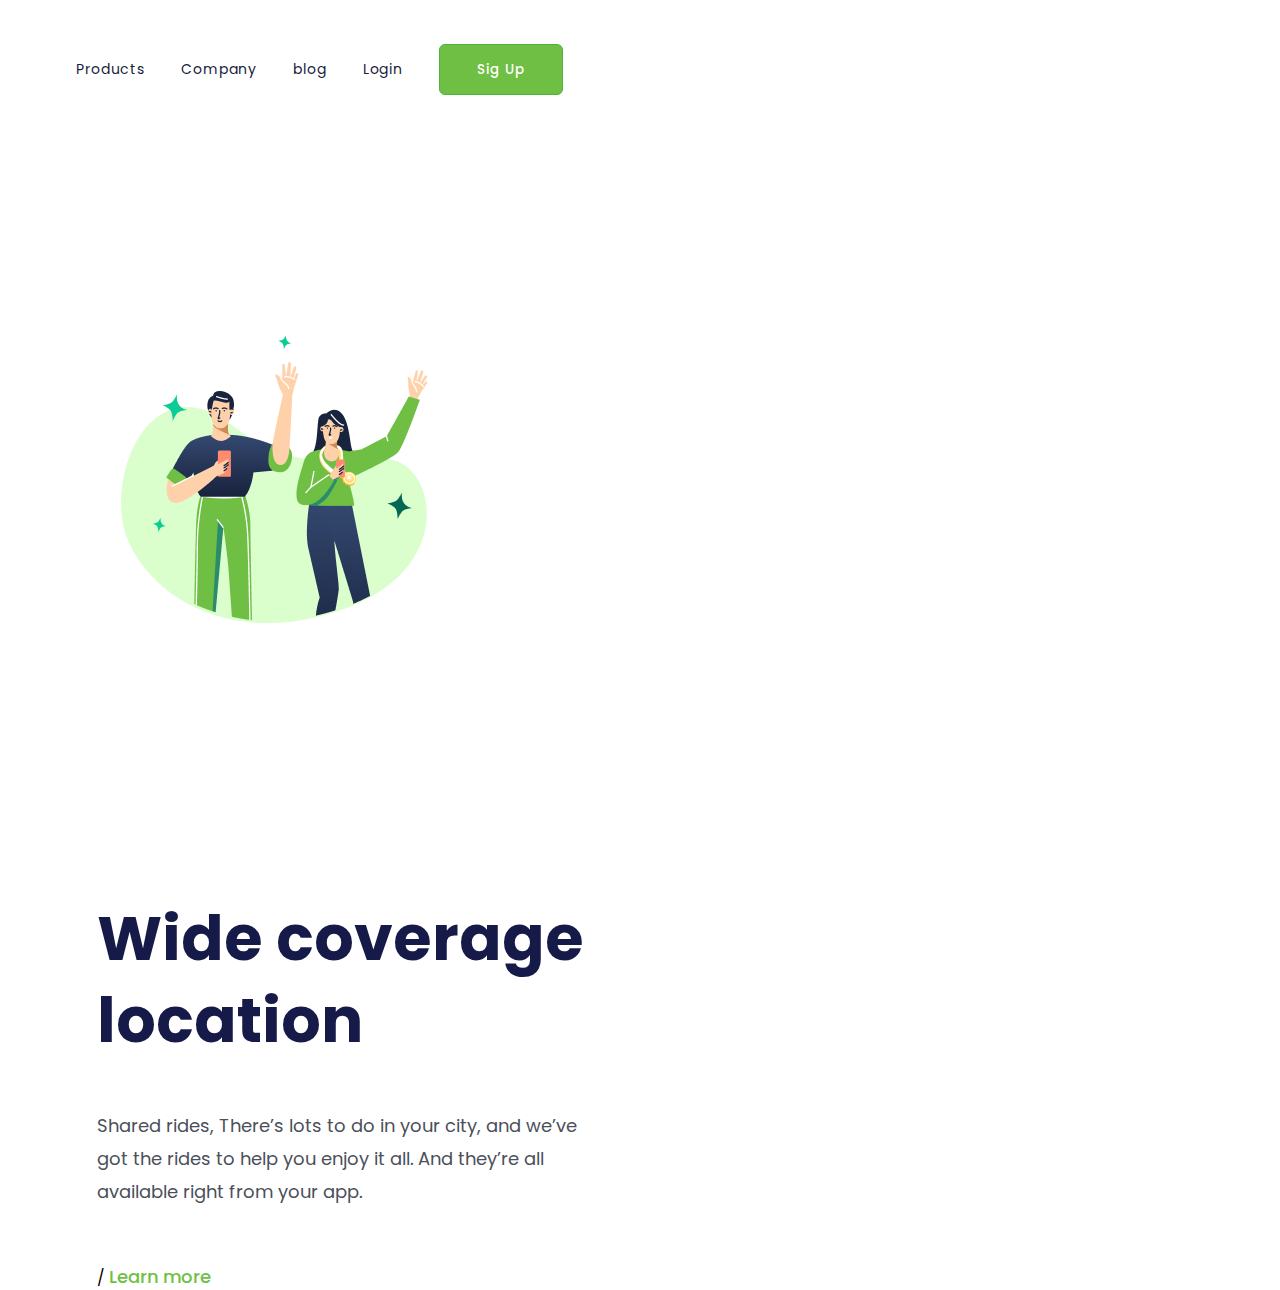
<file: index.html>
<!DOCTYPE html>
<html lang="pt-br">
<head>
    <meta charset="UTF-8">
    <meta name="viewport" content="width=device-width, initial-scale=1.0">
    <link rel="stylesheet" href="./styles.css">
    <title>Wide coverage location</title>
    <link rel="preconnect" href="https://fonts.googleapis.com">
    <link rel="preconnect" href="https://fonts.gstatic.com" crossorigin>
    <link href="https://fonts.googleapis.com/css2?family=Poppins:wght@400;500;700&display=swap" rel="stylesheet">

</head>
<body>
   <div class="container">
          <header>
            <a class="link-header">Products</a>
            <a class="link-header">Company</a>
            <a class="link-header">blog</a>
            <a class="link-header">Login</a>
    
            <button class="button-header">Sig Up</button>
          </header>
            <section class="container-down"><img src="./img/img.png" alt="wide-logo"></section>
              <section class="container-up">
                  <h1>Wide coverage location</h1>
                  <p>Shared rides, There’s lots to do in your city, and we’ve got the rides to help you enjoy it all. And they’re all available right from your app.</p>
                 / <a class="link">Learn more</a>
              </section>
   </div>
</body>
</html>
</file>
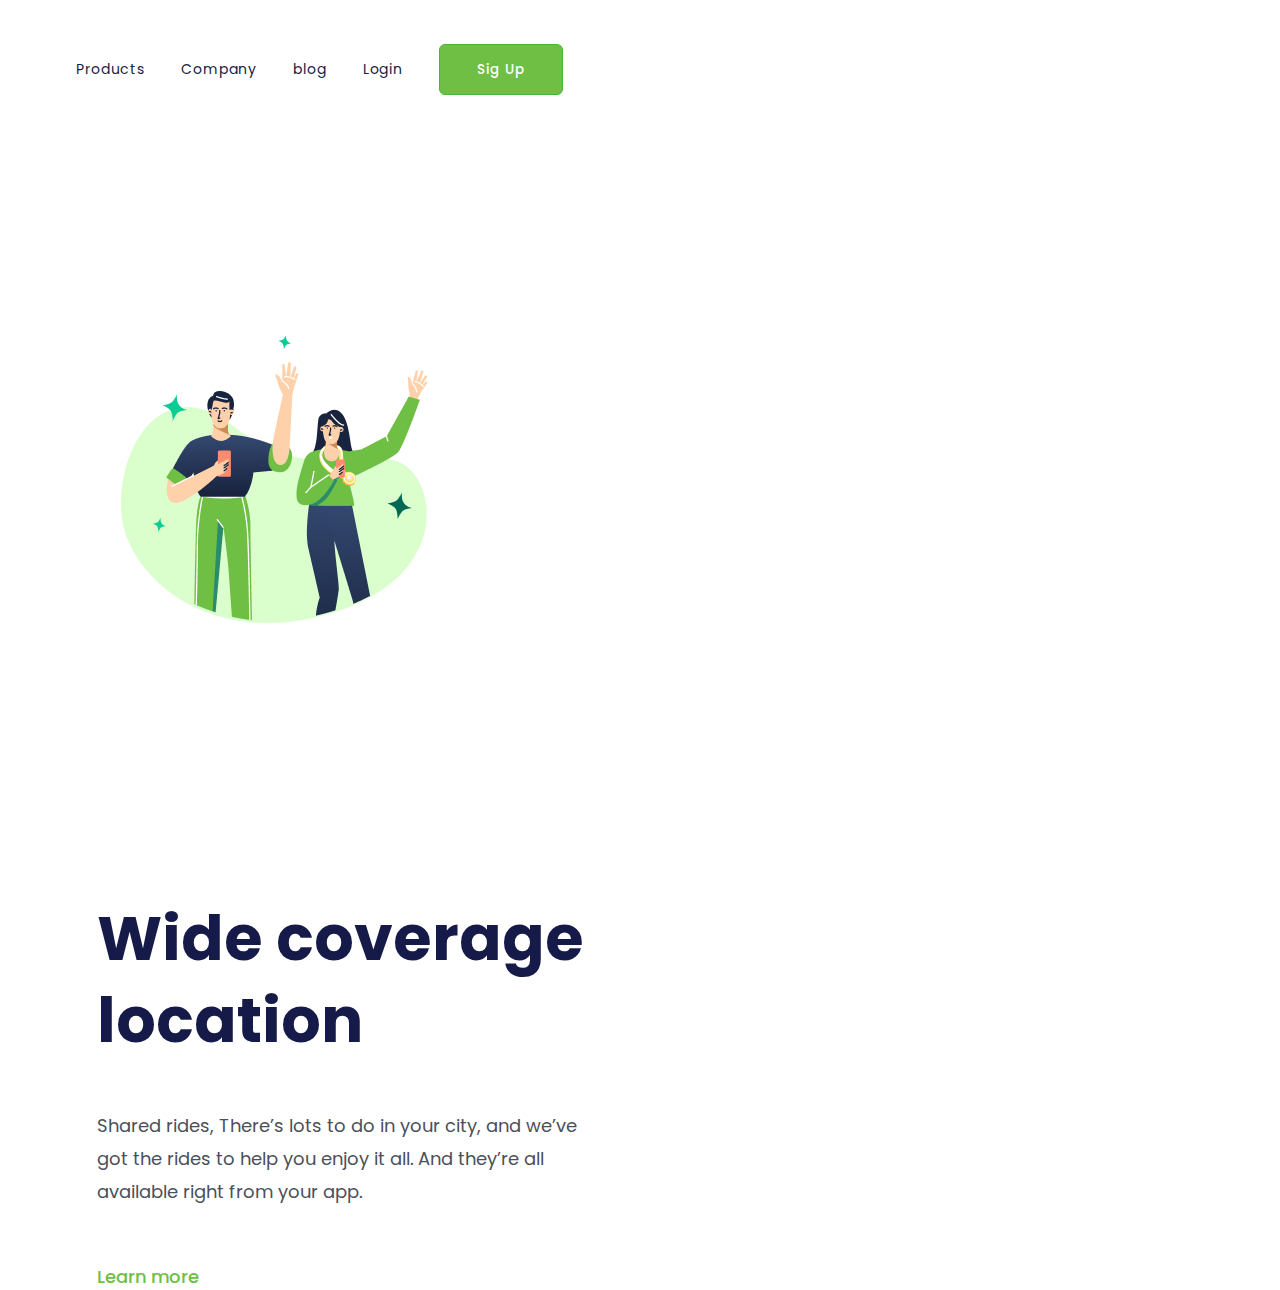
<file: Coverage/index.html>
<!DOCTYPE html>
<html lang="pt-br">
<head>
    <meta charset="UTF-8">
    <meta name="viewport" content="width=device-width, initial-scale=1.0">
    <link rel="stylesheet" href="./styles.css">
    <title>Wide coverage location</title>
    <link rel="preconnect" href="https://fonts.googleapis.com">
    <link rel="preconnect" href="https://fonts.gstatic.com" crossorigin>
    <link href="https://fonts.googleapis.com/css2?family=Poppins:wght@400;500;700&display=swap" rel="stylesheet">

</head>
<body>
   <div class="container">
          <header>
            <a class="link-header">Products</a>
            <a class="link-header">Company</a>
            <a class="link-header">blog</a>
            <a class="link-header">Login</a>
    
            <button class="button-header">Sig Up</button>
          </header>
            <section class="container-down"><img src="./img/img.png" alt="wide-logo"></section>
              <section class="container-up">
                  <h1>Wide coverage location</h1>
                  <p>Shared rides, There’s lots to do in your city, and we’ve got the rides to help you enjoy it all. And they’re all available right from your app.</p>
                  <a class="link">Learn more</a>
              </section>
   </div>
</body>
</html>
</file>
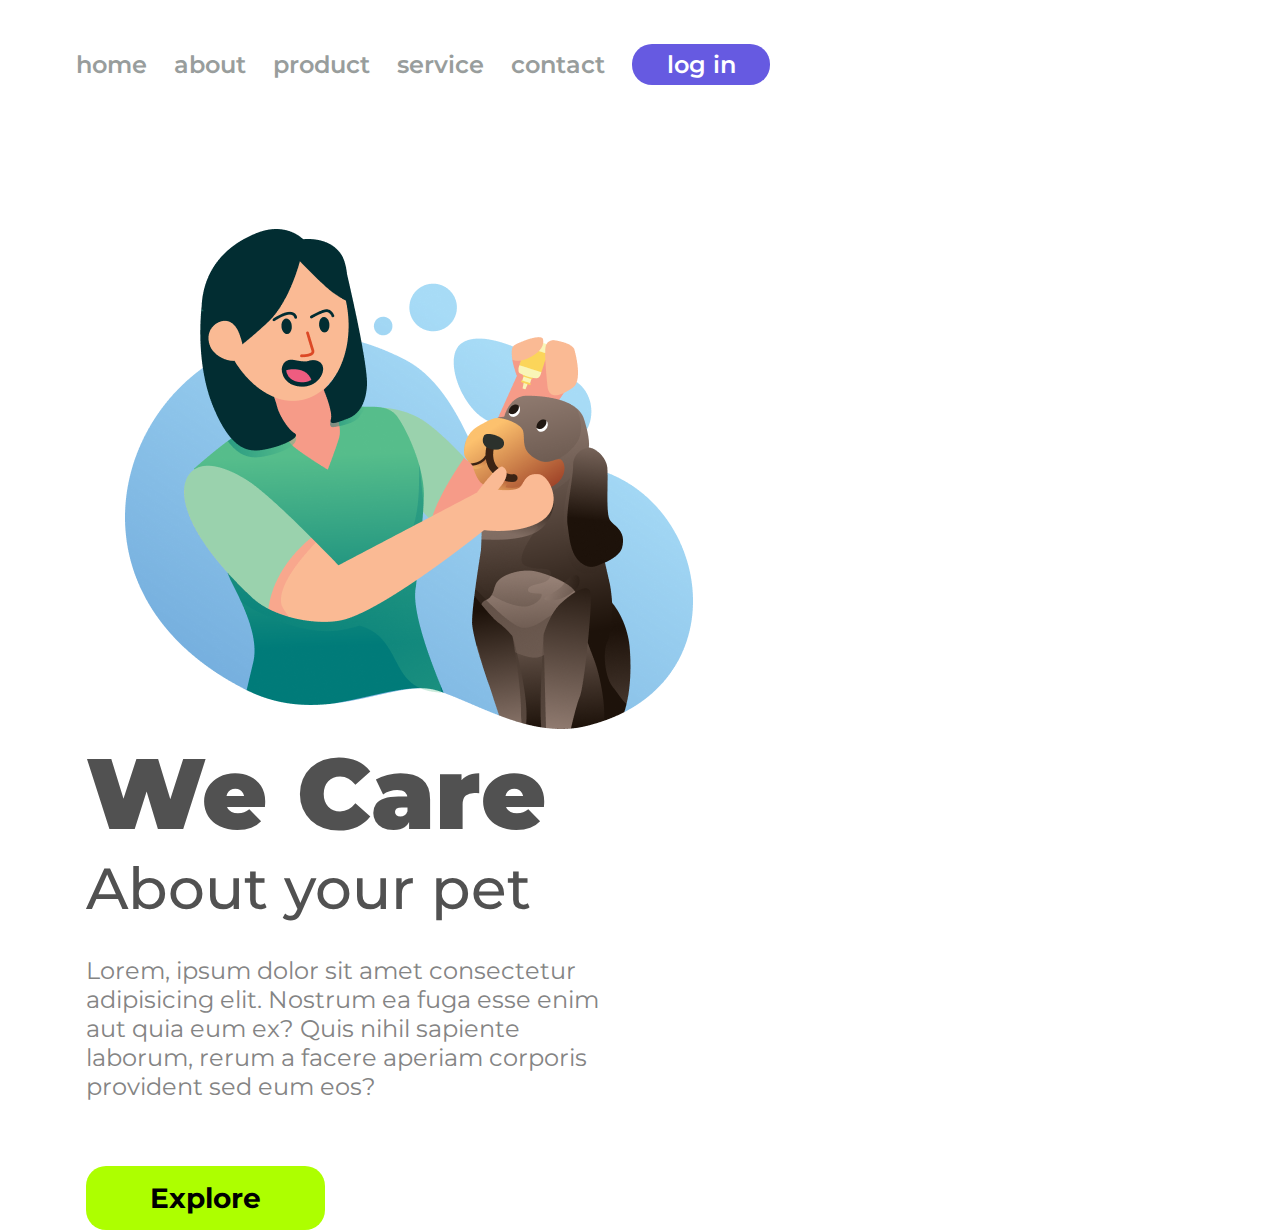
<file: HTML/index.html>
<!DOCTYPE html>
<html lang="pt-br">
    <head>
        <meta charset="UTF-8">
        <meta name="viewport" content="width=device-width, initial-scale=1.0">
        <link rel="stylesheet" href="styles.css">
        <title>We Care</title>
        <link rel="preconnect" href="https://fonts.googleapis.com">
        <link rel="preconnect" href="https://fonts.gstatic.com" crossorigin>
        <link href="https://fonts.googleapis.com/css2?family=Montserrat:ital,wght@0,100..900;1,100..900&display=swap" rel="stylesheet">
    </head>
        <body>
            <header>
                <a class="link-header">home</a>
                <a class="link-header">about</a>
                <a class="link-header">product</a>
                <a class="link-header">service</a>
                <a class="link-header">contact</a>
                <button class="button-header">log in</button>
            </header>

            <main>
                    <img src="./img/we-care.png" alt="we-care-logo" class="img-logo">
                    <div>
                        <h1>We Care</h1>
                        <h2>About your pet</h2>
                        <p>Lorem, ipsum dolor sit amet consectetur adipisicing elit. Nostrum ea fuga esse enim aut quia eum ex? Quis nihil sapiente laborum, rerum a facere aperiam corporis provident sed eum eos?</p>
                        <button class="button-main">Explore</button>
                    </div>
            </main>

        </body>
</html>
</file>
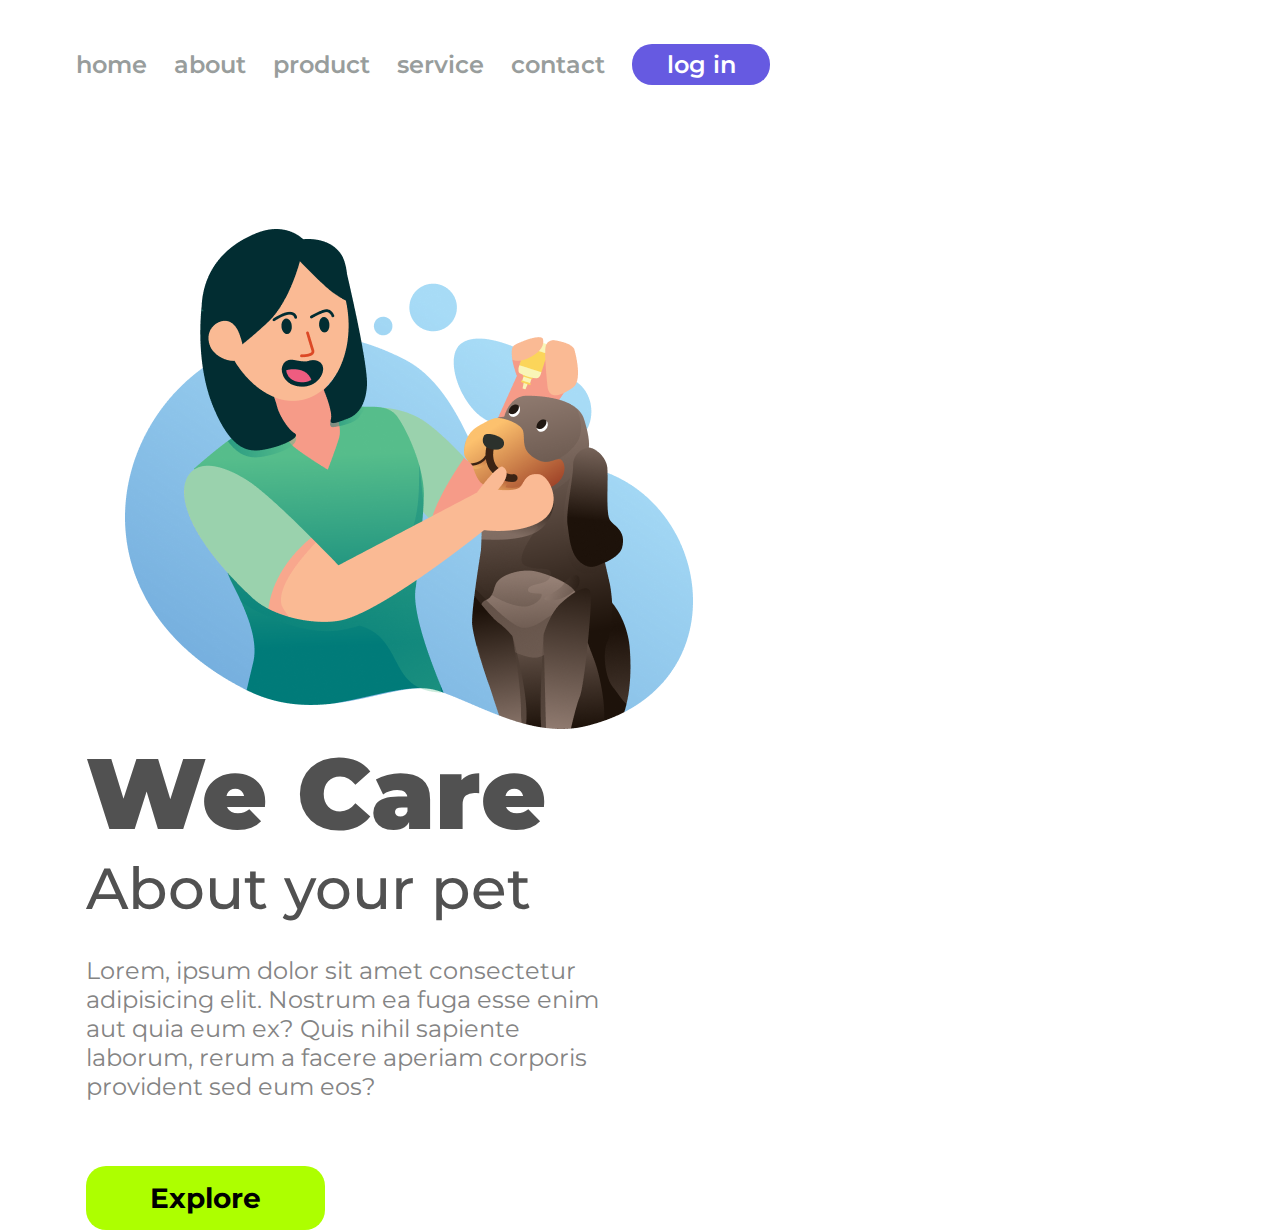
<file: HTML/projeto.html>
<!DOCTYPE html>
<html lang="pt-br">
    <head>
        <meta charset="UTF-8">
        <meta name="viewport" content="width=device-width, initial-scale=1.0">
        <link rel="stylesheet" href="styles.css">
        <title>We Care</title>
        <link rel="preconnect" href="https://fonts.googleapis.com">
        <link rel="preconnect" href="https://fonts.gstatic.com" crossorigin>
        <link href="https://fonts.googleapis.com/css2?family=Montserrat:ital,wght@0,100..900;1,100..900&display=swap" rel="stylesheet">
    </head>
        <body>
            <header>
                <a class="link-header">home</a>
                <a class="link-header">about</a>
                <a class="link-header">product</a>
                <a class="link-header">service</a>
                <a class="link-header">contact</a>
                <button class="button-header">log in</button>
            </header>

            <main>
                <img src="./img/we-care.png" alt="we-care-logo" class="img-logo">
                    <div>
                        <h1>We Care</h1>
                        <h2>About your pet</h2>
                        <p>Lorem, ipsum dolor sit amet consectetur adipisicing elit. Nostrum ea fuga esse enim aut quia eum ex? Quis nihil sapiente laborum, rerum a facere aperiam corporis provident sed eum eos?</p>
                        <button class="button-main">Explore</button>
                    </div>
            </main>

        </body>
</html>
</file>
<file: styles.css>
*{
    font-family: "Poppins", sans-serif;
padding: 0;
margin: 0;
box-sizing: border-box;
}

.container-down {
    width: 533.834px;
    height: 466.9px;
    margin-left: 121px;
    display: inline-block;
}

h1{ 
    width: 582px;
    font-weight: 700;
    line-height: 82px;
    font-size: 62px;
    color: #161A49;
}
p{
    color: #4B505A;
    font-size: 18px;
    font-weight: 400;
    line-height: 33px;
    width: 493px;
    margin-top: 47px;
    margin-bottom: 55px;
}

header {
 margin: 44px 0 144px 76px;
}

.link-header{
    font-size: 14px;
    font-weight: 400;
    line-height: normal;
    letter-spacing: 0.875px;
    color:#17223D;
    cursor: pointer;
    margin-right: 32px;
}
.button-header{
    color: #FFF;
    width: 124px;
    height: 51px;
    flex-shrink: 0;
    border-radius: 6px;
    border: 1px solid #4CB538;
    background: #6FBF44;
    font-weight: 500;
    line-height: normal;
    letter-spacing: 1px;
}

section{
    display: inline-block;
    margin-left: 96.83px;
    margin-top: 96px;
}

.link{
    font-weight: 500;
    line-height: normal;
    font-size: 18px;
    color: #6FBF44;
    cursor: pointer;
}

.container{
    height: 100vh;
    width: 100vw;
}

@media screen and (max-width: 900px){
   

    .container-down{
        width: 100%;
        height: 50%;
        padding: 0;
        display: block;
        position: fixed;
        margin:350px auto;

    }

   section{
        width: 100%;
        height: 50%;
        padding: 0;
        display: block;
        position: fixed;
        margin: auto;
   }

    img{
        position: static;
        display: block;
        margin: auto;
    }

    .link-header{
        display: none;
    }

    h1{
        width: 278px;
        font-size: 30px;
        font-weight: 700;
        text-align: center;
        line-height: 30px;
        margin: auto;
        margin-bottom: 26px;
        display: block;


    }

    p{
        width: 304px;
        font-size: 18px;
        font-weight: 400;
        line-height: 33px;
        text-align: center;
        margin: auto;
        margin-bottom: 26px
    }

    a{
        text-align: center;
        display: block;
        margin: 0 auto;
        margin-bottom: 77px;
    }

    .button-header{
        width: 91px;
        height: 31px;
        display: inline-block;
        position: sticky;
        margin: 17px 15px 76px 284px;
    }

    header{
        margin: auto;
    }
}
</file>
<file: Coverage/styles.css>
*{
    font-family: "Poppins", sans-serif;
padding: 0;
margin: 0;
box-sizing: border-box;
}

.container-down {
    width: 533.834px;
    height: 466.9px;
    margin-left: 121px;
    display: inline-block;
}

h1{ 
    width: 582px;
    font-weight: 700;
    line-height: 82px;
    font-size: 62px;
    color: #161A49;
}
p{
    color: #4B505A;
    font-size: 18px;
    font-weight: 400;
    line-height: 33px;
    width: 493px;
    margin-top: 47px;
    margin-bottom: 55px;
}

header {
 margin: 44px 0 144px 76px;
}

.link-header{
    font-size: 14px;
    font-weight: 400;
    line-height: normal;
    letter-spacing: 0.875px;
    color:#17223D;
    cursor: pointer;
    margin-right: 32px;
}
.button-header{
    color: #FFF;
    width: 124px;
    height: 51px;
    flex-shrink: 0;
    border-radius: 6px;
    border: 1px solid #4CB538;
    background: #6FBF44;
    font-weight: 500;
    line-height: normal;
    letter-spacing: 1px;
}

section{
    display: inline-block;
    margin-left: 96.83px;
    margin-top: 96px;
}

.link{
    font-weight: 500;
    line-height: normal;
    font-size: 18px;
    color: #6FBF44;
    cursor: pointer;
}

.container{
    height: 100vh;
    width: 100vw;
}

@media screen and (max-width: 900px){
   

    .container-down{
        width: 100%;
        height: 50%;
        padding: 0;
        display: block;
        position: fixed;
        margin:350px auto;

    }

   section{
        width: 100%;
        height: 50%;
        padding: 0;
        display: block;
        position: fixed;
        margin: auto;
   }

    img{
        position: static;
        display: block;
        margin: auto;
    }

    .link-header{
        display: none;
    }

    h1{
        width: 278px;
        font-size: 30px;
        font-weight: 700;
        text-align: center;
        line-height: 30px;
        margin: auto;
        margin-bottom: 26px;
        display: block;


    }

    p{
        width: 304px;
        font-size: 18px;
        font-weight: 400;
        line-height: 33px;
        text-align: center;
        margin: auto;
        margin-bottom: 26px
    }

    a{
        text-align: center;
        display: block;
        margin: 0 auto;
        margin-bottom: 77px;
    }

    .button-header{
        width: 91px;
        height: 31px;
        display: inline-block;
        position: sticky;
        margin: 17px 15px 76px 284px;
    }

    header{
        margin: auto;
    }
}
</file>
<file: HTML/styles.css>
*{
    font-family: "Montserrat", serif;
    margin: 0;
    padding: 0;
    box-sizing: border-box;
}

header{
    margin: 44px 0 144px 76px;


}
.img-logo{
    width: 568px;
    height: 500px;
    margin-left: 125px;
    display: inline-block;

}

.link-header{
    font-weight: 600;
    font-size: 24px;
    line-height: 29px;
    color:#989D9C ;
    cursor: pointer;
    margin-right: 23px;
}

.button-header{
    width: 138px;
    height: 41px;
    border-radius: 20px;
    background: #665AE1;
    border: none;
    font-weight: 600;
    font-size: 24px;
    line-height: 29px;
    color: #FFFFFF;
    cursor: pointer;

}

div{
    display: inline-block;
    margin-left: 86px;

}

h1{
    font-weight: 900;
    font-size: 100px;
    line-height: 121px;
    color: #515151;
}

h2{
    font-weight: 500;
    font-size: 58px;
    line-height: 70px;
    color: #515151;
}

p{
    font-weight: 400;
    font-size: 24px;
    line-height: 29px;
    color: #848484;
    width: 515px;
    margin-top: 32px;
    margin-bottom: 65px;
    
}

.button-main{
    font-weight: 700;
    font-size: 28px;
    line-height: 34px;
    color:#000000;
    width: 239px ;
    height: 64px ;
    border-radius: 20px;
    background-color: #ADFF00;
    border: none;
    cursor: pointer;
 
}
</file>
